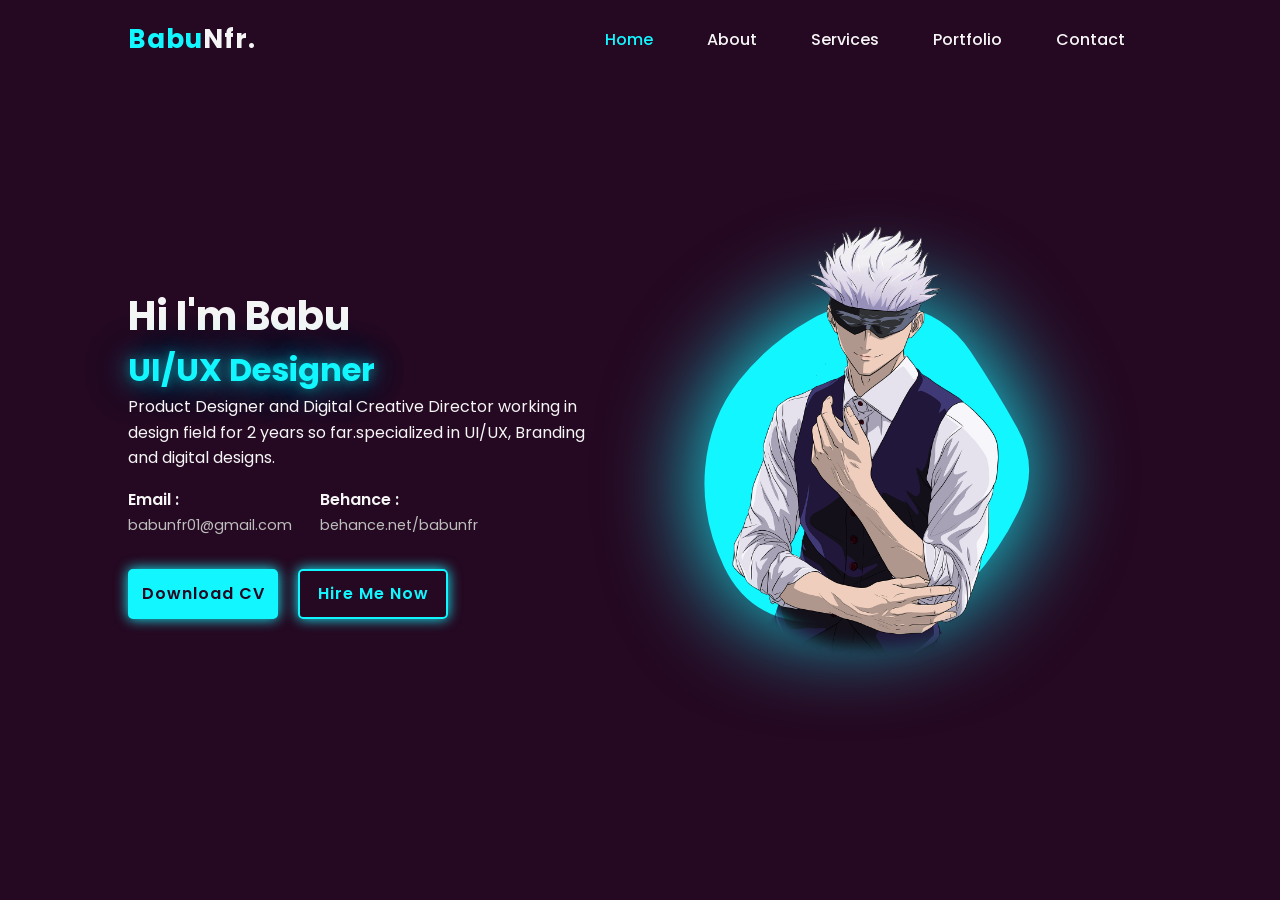
<file: index.html>
<!DOCTYPE html>
<html lang="en">
  <head>
    <meta charset="UTF-8" />
    <meta name="viewport" content="width=device-width, initial-scale=1.0" />
    <link rel="stylesheet" href="./style.css" />
    <title>Babu Portfolio </title>
  </head>
  <body>
    <header>
      <div class="logo"><span>Babu</span>Nfr.</div>
      <ul class="navlist">
        <li><a href="#" style="--a:1" class="active">Home</a></li>
        <li><a href="#" style="--a:2" >About</a></li>
        <li><a href="#" style="--a:3">Services</a></li>
        <li><a href="#" style="--a:4">Portfolio</a></li>
        <li><a href="# "style="--a:5">Contact</a></li>
      </ul>
    </header>

    <section class="home">
      <div class="home-content">
        <h1>Hi I'm Babu</h1>
        <h3>UI/UX Designer</h3>
        <p>
          Product Designer and Digital Creative Director working in design field
          for 2 years so far.specialized in UI/UX, Branding and digital designs.
        </p>

        <div class="info-box">
          <div class="email-info">
            <h5>Email :</h5>
            <span>babunfr01@gmail.com</span>
          </div>
          <div class="behance-info">
            <h5>Behance :</h5>
            <span>behance.net/babunfr</span>
          </div>
        </div>

        <div class="btn-box">
          <a href="#">Download CV</a>
          <a href="#">Hire Me Now</a>
        </div>
      </div>

      <div class="home-image">
        <div class="image-box">
          <img src="./GOJO PNG2-1.png" alt="" />
        </div>

        <div class="liquid-shape">
          <svg
            viewBox="0 0 500 500"
            xmlns="http://www.w3.org/2000/svg"
            xmlns:xlink="http://www.w3.org/1999/xlink"
            width="100%"
            id="blobSvg"
          >
            <path fill="#12f7ff">
              <animate
                attributeName="d"
                dur="20000ms"
                repeatCount="indefinite"
                values="M442,312.5Q444,375,399,426Q354,477,288.5,459Q223,441,160,433.5Q97,426,77.5,366Q58,306,49,247Q40,188,84.5,149.5Q129,111,172.5,62Q216,13,275,39Q334,65,371.5,106.5Q409,148,424.5,199Q440,250,442,312.5Z;
    
                        M419.5,293Q384,336,352.5,370.5Q321,405,271,427Q221,449,155.5,442Q90,435,57,375.5Q24,316,36.5,253.5Q49,191,81,141.5Q113,92,167.5,73.5Q222,55,279,58Q336,61,363.5,110Q391,159,423,204.5Q455,250,419.5,293Z;
    
                        M450.5,310.5Q439,371,387.5,404Q336,437,278.5,443Q221,449,176.5,417.5Q132,386,73.5,352.5Q15,319,41,257.5Q67,196,106.5,163Q146,130,187,113.5Q228,97,288.5,64.5Q349,32,375.5,92Q402,152,432,201Q462,250,450.5,310.5Z;
    
                        M444.5,302.5Q413,355,366.5,379Q320,403,271,424Q222,445,169.5,424Q117,403,70,360Q23,317,44,256.5Q65,196,87,141.5Q109,87,165,69Q221,51,272.5,69.5Q324,88,384.5,106.5Q445,125,460.5,187.5Q476,250,444.5,302.5Z;
    
                        M424.5,294.5Q389,339,362.5,388.5Q336,438,279,442Q222,446,185,406.5Q148,367,126.5,330Q105,293,71,240Q37,187,93,160.5Q149,134,187,105.5Q225,77,276,79.5Q327,82,376.5,109.5Q426,137,443,193.5Q460,250,424.5,294.5Z;
    
                        M470,316.5Q458,383,397.5,411.5Q337,440,282,426.5Q227,413,176,403.5Q125,394,69,357Q13,320,35,256.5Q57,193,102,162Q147,131,181,70.5Q215,10,264,61Q313,112,367.5,125.5Q422,139,452,194.5Q482,250,470,316.5Z;
    
                        M438.5,311Q440,372,378.5,384.5Q317,397,266,444Q215,491,173.5,438.5Q132,386,100,344.5Q68,303,61,247.5Q54,192,90,149.5Q126,107,170.5,55.5Q215,4,273.5,37Q332,70,364,113Q396,156,416.5,203Q437,250,438.5,311Z;
    
                        M440.5,293.5Q385,337,362.5,392Q340,447,282,440Q224,433,155.5,435.5Q87,438,55,377.5Q23,317,58.5,260.5Q94,204,101,145Q108,86,166,78.5Q224,71,276.5,74.5Q329,78,361.5,117.5Q394,157,445,203.5Q496,250,440.5,293.5Z;
    
                        M442,312.5Q444,375,399,426Q354,477,288.5,459Q223,441,160,433.5Q97,426,77.5,366Q58,306,49,247Q40,188,84.5,149.5Q129,111,172.5,62Q216,13,275,39Q334,65,371.5,106.5Q409,148,424.5,199Q440,250,442,312.5Z;
                        "
              ></animate>
            </path>
          </svg>
        </div>

        <div class="liquid-shape">
          <svg
            viewBox="0 0 500 500"
            xmlns="http://www.w3.org/2000/svg"
            xmlns:xlink="http://www.w3.org/1999/xlink"
            width="100%"
            id="blobSvg"
          >
            <path fill="#12f7ff">
              <animate
                attributeName="d"
                dur="20000ms"
                repeatCount="indefinite"
                values="M442,312.5Q444,375,399,426Q354,477,288.5,459Q223,441,160,433.5Q97,426,77.5,366Q58,306,49,247Q40,188,84.5,149.5Q129,111,172.5,62Q216,13,275,39Q334,65,371.5,106.5Q409,148,424.5,199Q440,250,442,312.5Z;
    
                        M419.5,293Q384,336,352.5,370.5Q321,405,271,427Q221,449,155.5,442Q90,435,57,375.5Q24,316,36.5,253.5Q49,191,81,141.5Q113,92,167.5,73.5Q222,55,279,58Q336,61,363.5,110Q391,159,423,204.5Q455,250,419.5,293Z;
    
                        M450.5,310.5Q439,371,387.5,404Q336,437,278.5,443Q221,449,176.5,417.5Q132,386,73.5,352.5Q15,319,41,257.5Q67,196,106.5,163Q146,130,187,113.5Q228,97,288.5,64.5Q349,32,375.5,92Q402,152,432,201Q462,250,450.5,310.5Z;
    
                        M444.5,302.5Q413,355,366.5,379Q320,403,271,424Q222,445,169.5,424Q117,403,70,360Q23,317,44,256.5Q65,196,87,141.5Q109,87,165,69Q221,51,272.5,69.5Q324,88,384.5,106.5Q445,125,460.5,187.5Q476,250,444.5,302.5Z;
    
                        M424.5,294.5Q389,339,362.5,388.5Q336,438,279,442Q222,446,185,406.5Q148,367,126.5,330Q105,293,71,240Q37,187,93,160.5Q149,134,187,105.5Q225,77,276,79.5Q327,82,376.5,109.5Q426,137,443,193.5Q460,250,424.5,294.5Z;
    
                        M470,316.5Q458,383,397.5,411.5Q337,440,282,426.5Q227,413,176,403.5Q125,394,69,357Q13,320,35,256.5Q57,193,102,162Q147,131,181,70.5Q215,10,264,61Q313,112,367.5,125.5Q422,139,452,194.5Q482,250,470,316.5Z;
    
                        M438.5,311Q440,372,378.5,384.5Q317,397,266,444Q215,491,173.5,438.5Q132,386,100,344.5Q68,303,61,247.5Q54,192,90,149.5Q126,107,170.5,55.5Q215,4,273.5,37Q332,70,364,113Q396,156,416.5,203Q437,250,438.5,311Z;
    
                        M440.5,293.5Q385,337,362.5,392Q340,447,282,440Q224,433,155.5,435.5Q87,438,55,377.5Q23,317,58.5,260.5Q94,204,101,145Q108,86,166,78.5Q224,71,276.5,74.5Q329,78,361.5,117.5Q394,157,445,203.5Q496,250,440.5,293.5Z;
    
                        M442,312.5Q444,375,399,426Q354,477,288.5,459Q223,441,160,433.5Q97,426,77.5,366Q58,306,49,247Q40,188,84.5,149.5Q129,111,172.5,62Q216,13,275,39Q334,65,371.5,106.5Q409,148,424.5,199Q440,250,442,312.5Z;
                        "
              ></animate>
            </path>
          </svg>
        </div>
      </div>
    </section>
  </body>
</html>
</file>
<file: style.css>
@import url("https://fonts.googleapis.com/css2?family=Oswald&family=Poppins:wght@100;200;300;400;500;600;700;800;900&family=Roboto:wght@100&display=swap");

* {
  padding: 0;
  margin: 0;
  box-sizing: border-box;
  font-family: "Poppins", sans-serif;
  list-style: none;
  scroll-behavior: smooth;
  text-decoration: none;
}

:root {
  --text-color: #f5f5f5;
  --hover-color: #12f7ff;
  --bg-color: #250821;
  --big-font: 2.5rem;
  --normal-font: 2rem;
  --neon-box-shadow: 0 0 0.8rem #12f7ff;
  --h2-font: 3rem;
  --p-font: 1rem;
  --font-neon-text-shadow: 0 0 10px rgba(18, 247, 255, 0.3),
    0 0 20px rgba(18, 247, 255, 0.3), 0 0 30px rgba(18, 247, 255, 0.3),
    0 0 40px rgba(18, 247, 255, 0.3), 0 0 70px rgba(18, 247, 255, 0.3),
    0 0 80px rgba(18, 247, 255, 0.3), 0 0 100px rgba(18, 247, 255, 0.3),
    0 0 150px rgba(18, 247, 255, 0.3);
}

body {
  background-color: var(--bg-color);
  color: var(--text-color);
  overflow: hidden;
}

header {
  position: fixed;
  width: 100%;
  top: 0;
  right: 0;
  z-index: 1000;
  display: flex;
  align-items: center;
  justify-content: space-between;
  padding: 20px 10%;
  background: transparent;
  border-bottom: 1px solid transparent;
}

.logo {
  font-size: 26px;
  font-weight: 700;
  letter-spacing: 1px;
  animation: topToBottom 1s ease forwards;
}

span {
  color: var(--hover-color);
}

.navlist {
  display: flex;
}

.navlist a {
  display: inline;
  font-size: var(--p-font);
  color: var(--text-color);
  font-weight: 500;
  padding: 10px 27px;
  opacity: 0;
  animation: slideAnimate 1s ease forwards;
  animation-delay: calc(.2s * var(--a));
}

.navlist a:hover {
  color: var(--hover-color);
  text-shadow: 0 0 10px rgba(18, 247, 255, 0.6),
    0 0 20px rgba(18, 247, 255, 0.6), 0 0 30px rgba(18, 247, 255, 0.6),
    0 0 40px rgba(18, 247, 255, 0.6), 0 0 70px rgba(18, 247, 255, 0.6),
    0 0 80px rgba(18, 247, 255, 0.6), 0 0 100px rgba(18, 247, 255, 0.6),
    0 0 150px rgba(18, 247, 255, 0.6);
}

.navlist a.active {
  color: var(--hover-color);
}

section {
  padding: 100px 10%;
}

.home {
  min-height: 100vh;
  height: 100%;
  width: 100%;
  display: grid;
  grid-template-columns: repeat(2, 1fe);
}

section {
  padding: 100px 10%;
}

.home {
  min-height: 100vh;
  height: 100%;
  width: 100%;
  display: grid;
  grid-template-columns: repeat(2, 1fr);
  align-items: center;
  grid-gap: 4rem;
}

.home-content {
  max-width: 600px;
}

.home-content h1 {
  font-size: var(--big-font);
  font-weight: 700;
  animation: leftToRight 1.5s ease forwards;
}

.home-content h3 {
  font-size: var(--normal-font);
  font-weight: 700;
  color: var(--hover-color);
  position: relative;
  text-shadow: var(--font-neon-text-shadow);
  animation: neon-animation 1.5s ease-in-out infinite alternate,rightToLeft 1.5s ease forwards;
}

.home-content p {
  position: relative;
  font-size: var(--p-font);
  color: bdbdbd;
  line-height: 1.6;
}

.home-content p::before {
  content: "";
  position: absolute;
  top: 0;
  right: 0;
  width: 100%;
  height: 100%;
  background-color: var(--bg-color);
  animation: showTop 2s ease forwards;
  animation-delay: 1s;
}

.info-box {
  display: inline-flex;
  justify-content: space-between;
  align-items: center;
  width: 350px;
  margin: 1rem 0 2rem;
}

.info-box .email-info{
  animation: leftToRight 2s ease forwards;
}
.info-box .behance-info{
  animation: rightToLeft 2s ease forwards;
}

.info-box h5 {
  font-size: var(--p-font);
  font-weight: 600;
  color: var(--text-color);
}

.info-box span {
  font-size: 0.9rem;
  color: #bdbdbd;
  justify-content: space-between;
}

.home-content .btn-box {
  display: flex;
  justify-content: center;
  width: 320px;
  height: 45px;
  justify-content: space-between;
}

.home-content .btn-box a {
  display: inline-flex;
  justify-content: center;
  align-items: center;
  width: 150px;
  height: 50px;
  background: transparent;
  color: var(--hover-color);
  border: 2px solid var(--hover-color);
  font-size: var(--text-color);
  letter-spacing: 1px;
  font-weight: 600;
  overflow: hidden;
  transition: 0.6s;
  box-shadow: var(--neon-box-shadow);
  z-index: 1;
  position: relative;
  border-radius: 5px;
}

.btn-box a:hover {
  color: var(--bg-color);
}

.home-content .btn-box a::before {
  content: "";
  position: absolute;
  top: 0;
  left: 0;
  height: 100%;
  background-color: var(--hover-color);
  width: 0;
  z-index: -1;
  transition: 0.6s;
}

.home-content .btn-box a:hover::before {
  width: 100%;
}

.btn-box a:nth-child(1) {
  background-color: var(--hover-color);
  color: var(--bg-color);
  animation: leftToRight 3s ease forwards;
}

.btn-box a:nth-child(1)::before {
  background: var(--bg-color);
  
}

.btn-box a:nth-child(1):hover {
  color: var(--hover-color);
}

.btn-box a:nth-child(2){
  animation: rightToLeft 3s ease forwards;

}

.image-box img {
  width: 100%;
  max-width: 280px;
  height: auto;
  animation: topToBottom ease 3s forwards;
  margin-right: 100px;
}

.home-image {
  position: relative;
}

.image-box {
  text-align: center;
}

.liquid-shape {
  position: absolute;
  width: 85%;
  height: 85%;
  z-index: -1;
  top: 8% ;
  animation: bottomToTop 3s ease forwards;
}

.liquid-shape:nth-child(2) {
  filter: blur(50px);
}

/* KEYFRAMES */
@keyframes showTop {
  100% {
    width: 0;
  }
}

@keyframes neon-animation {
  from {
    opacity: 1;
    text-shadow: var(--font-neon-text-shadow);
  }

  to {
    opacity: 0.6;
    text-shadow: none;
  }
}

@keyframes topToBottom {
  0% {
    opacity: 0;
    transform: translateY(-200px);
  }
  100% {
    opacity: 1;
    transform: translateY(0);
  }
}

@keyframes slideAnimate{
  0% {
    opacity: 0;
    transform: translateY(100px);
  }
  100% {
    opacity: 1;
    transform: translateY(0);
  }

}@keyframes leftToRight{
  0% {
    opacity: 0;
    transform: translateX(-300px);
  }
  100% {
    opacity: 1;
    transform: translateX(0);
  }
}

@keyframes rightToLeft{
  0% {
    opacity: 0;
    transform: translateX(300px);
  }
  100% {
    opacity: 1;
    transform: translateX(0);
  }

}

@keyframes bottomToTop{
  0% {
    opacity: 0;
    transform: translateY(200px);
  }
  100% {
    opacity: 1;
    transform: translateY(0);
  }

}

}
</file>
